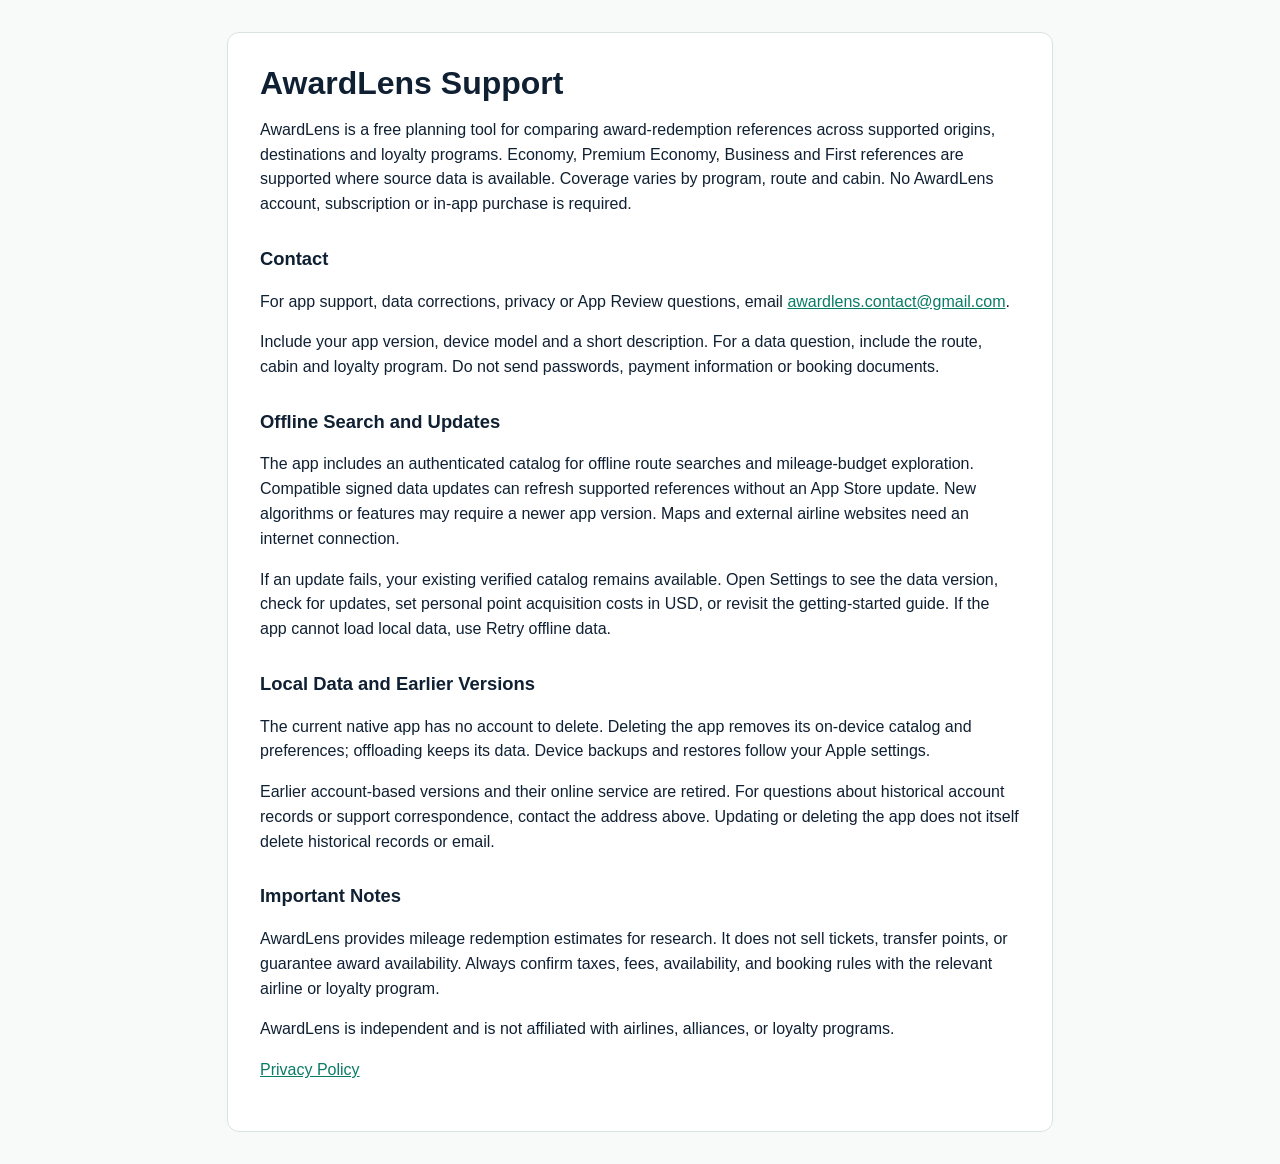
<file: index.html>
<!doctype html>
<html lang="en">
  <head>
    <meta charset="utf-8">
    <meta name="viewport" content="width=device-width, initial-scale=1">
    <title>AwardLens Support</title>
    <link rel="stylesheet" href="styles.css">
  </head>
  <body>
    <main>
      <h1>AwardLens Support</h1>
      <p>AwardLens is a free planning tool for comparing award-redemption references across supported origins, destinations and loyalty programs. Economy, Premium Economy, Business and First references are supported where source data is available. Coverage varies by program, route and cabin. No AwardLens account, subscription or in-app purchase is required.</p>

      <section>
        <h2>Contact</h2>
        <p>For app support, data corrections, privacy or App Review questions, email <a href="mailto:awardlens.contact@gmail.com">awardlens.contact@gmail.com</a>.</p>
        <p>Include your app version, device model and a short description. For a data question, include the route, cabin and loyalty program. Do not send passwords, payment information or booking documents.</p>
      </section>

      <section>
        <h2>Offline Search and Updates</h2>
        <p>The app includes an authenticated catalog for offline route searches and mileage-budget exploration. Compatible signed data updates can refresh supported references without an App Store update. New algorithms or features may require a newer app version. Maps and external airline websites need an internet connection.</p>
        <p>If an update fails, your existing verified catalog remains available. Open Settings to see the data version, check for updates, set personal point acquisition costs in USD, or revisit the getting-started guide. If the app cannot load local data, use Retry offline data.</p>
      </section>

      <section>
        <h2>Local Data and Earlier Versions</h2>
        <p>The current native app has no account to delete. Deleting the app removes its on-device catalog and preferences; offloading keeps its data. Device backups and restores follow your Apple settings.</p>
        <p>Earlier account-based versions and their online service are retired. For questions about historical account records or support correspondence, contact the address above. Updating or deleting the app does not itself delete historical records or email.</p>
      </section>

      <section>
        <h2>Important Notes</h2>
        <p>AwardLens provides mileage redemption estimates for research. It does not sell tickets, transfer points, or guarantee award availability. Always confirm taxes, fees, availability, and booking rules with the relevant airline or loyalty program.</p>
        <p>AwardLens is independent and is not affiliated with airlines, alliances, or loyalty programs.</p>
      </section>

      <p><a href="privacy.html">Privacy Policy</a></p>
    </main>
  </body>
</html>
</file>
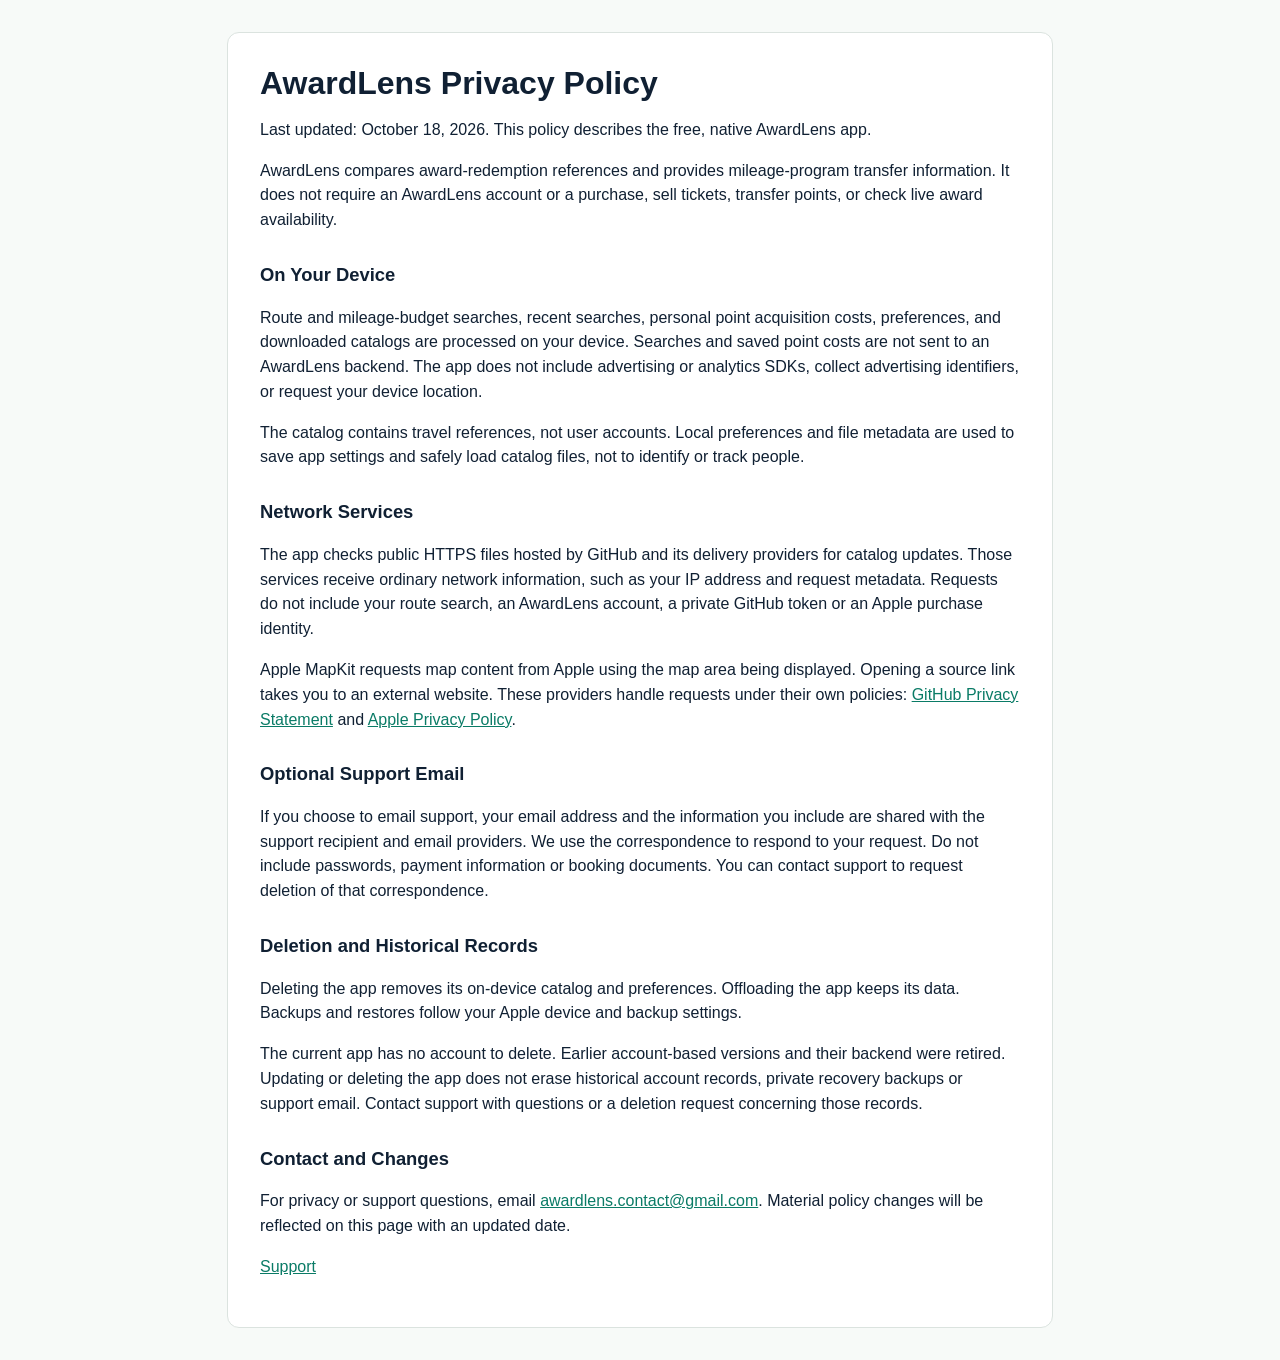
<file: privacy.html>
<!doctype html>
<html lang="en">
  <head>
    <meta charset="utf-8">
    <meta name="viewport" content="width=device-width, initial-scale=1">
    <title>AwardLens Privacy Policy</title>
    <link rel="stylesheet" href="styles.css">
  </head>
  <body>
    <main>
      <h1>AwardLens Privacy Policy</h1>
      <p>Last updated: October 18, 2026. This policy describes the free, native AwardLens app.</p>
      <p>AwardLens compares award-redemption references and provides mileage-program transfer information. It does not require an AwardLens account or a purchase, sell tickets, transfer points, or check live award availability.</p>

      <section>
        <h2>On Your Device</h2>
        <p>Route and mileage-budget searches, recent searches, personal point acquisition costs, preferences, and downloaded catalogs are processed on your device. Searches and saved point costs are not sent to an AwardLens backend. The app does not include advertising or analytics SDKs, collect advertising identifiers, or request your device location.</p>
        <p>The catalog contains travel references, not user accounts. Local preferences and file metadata are used to save app settings and safely load catalog files, not to identify or track people.</p>
      </section>

      <section>
        <h2>Network Services</h2>
        <p>The app checks public HTTPS files hosted by GitHub and its delivery providers for catalog updates. Those services receive ordinary network information, such as your IP address and request metadata. Requests do not include your route search, an AwardLens account, a private GitHub token or an Apple purchase identity.</p>
        <p>Apple MapKit requests map content from Apple using the map area being displayed. Opening a source link takes you to an external website. These providers handle requests under their own policies: <a href="https://docs.github.com/en/site-policy/privacy-policies/github-general-privacy-statement">GitHub Privacy Statement</a> and <a href="https://www.apple.com/legal/privacy/">Apple Privacy Policy</a>.</p>
      </section>

      <section>
        <h2>Optional Support Email</h2>
        <p>If you choose to email support, your email address and the information you include are shared with the support recipient and email providers. We use the correspondence to respond to your request. Do not include passwords, payment information or booking documents. You can contact support to request deletion of that correspondence.</p>
      </section>

      <section>
        <h2>Deletion and Historical Records</h2>
        <p>Deleting the app removes its on-device catalog and preferences. Offloading the app keeps its data. Backups and restores follow your Apple device and backup settings.</p>
        <p>The current app has no account to delete. Earlier account-based versions and their backend were retired. Updating or deleting the app does not erase historical account records, private recovery backups or support email. Contact support with questions or a deletion request concerning those records.</p>
      </section>

      <section>
        <h2>Contact and Changes</h2>
        <p>For privacy or support questions, email <a href="mailto:awardlens.contact@gmail.com">awardlens.contact@gmail.com</a>. Material policy changes will be reflected on this page with an updated date.</p>
      </section>

      <p><a href="index.html">Support</a></p>
    </main>
  </body>
</html>
</file>
<file: styles.css>
:root {
  color-scheme: light;
  font-family: -apple-system, BlinkMacSystemFont, "Segoe UI", sans-serif;
  line-height: 1.55;
}

body {
  background: #f7faf8;
  color: #102033;
  margin: 0;
}

main {
  background: #ffffff;
  border: 1px solid #dbe3df;
  border-radius: 12px;
  margin: 32px auto;
  max-width: 760px;
  padding: 32px;
}

h1 {
  font-size: 2rem;
  line-height: 1.15;
  margin: 0 0 16px;
}

h2 {
  font-size: 1.15rem;
  margin: 28px 0 8px;
}

a {
  color: #0a7b66;
}

ul {
  padding-left: 22px;
}

@media (max-width: 640px) {
  main {
    border: 0;
    border-radius: 0;
    margin: 0;
    min-height: 100vh;
    padding: 24px;
  }
}
</file>
